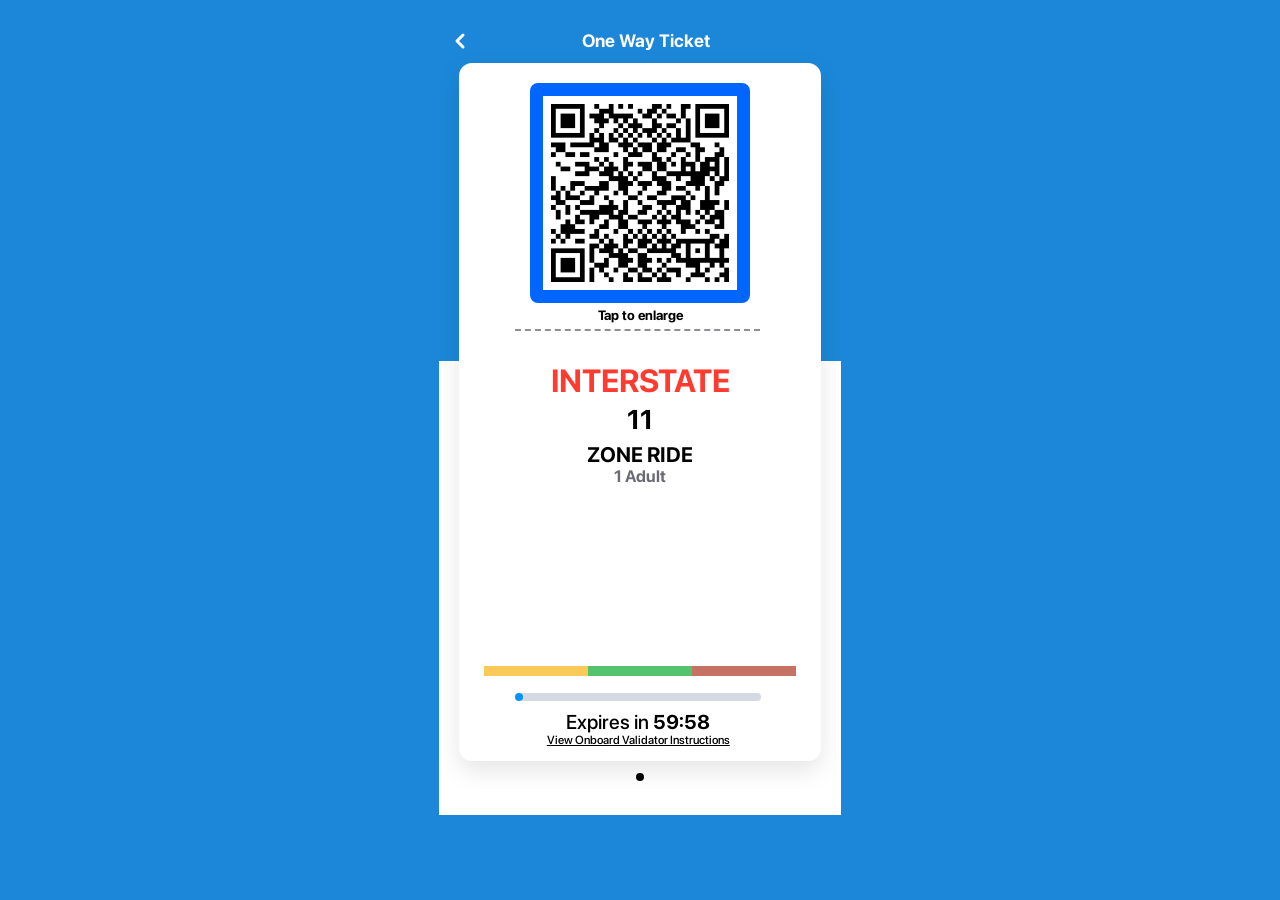
<file: index.html>
<!DOCTYPE html>
<html>
<head>
    <meta charset="UTF-8">
    <meta name="viewport" content="width=402, user-scalable=0, viewport-fit=cover">
    <meta name="theme-color" content="#1C87D8">
    <meta name="apple-mobile-web-app-capable" content="yes">
    <meta name="apple-mobile-web-app-status-bar-style" content="default">
    <title>One Way Ticket</title>
    <link rel="stylesheet" href="static/style.css">
    <script>
        // Load color.css with a cache-busting timestamp to ensure updates apply
        (function() {
            const link = document.createElement('link');
            link.rel = 'stylesheet';
            link.type = 'text/css';
            link.href = `static/color.css?t=${Date.now()}`;
            document.head.appendChild(link);
        })();
    </script>
    <style>
        /* Coordinates measured from a real iPhone 16 Pro screenshot (402x874 @3x). Fixed-width viewport (see meta tag) lets the browser auto-scale this to any screen, same technique as static-details.html. */
        html,body { margin:0; padding:0; background:#1C87D8; }
        body { font-family: "SF Pro Display Medium", -apple-system, Arial, sans-serif; }
        .main-bg {
            /* The 874px canvas is the FULL screen, so every `top` below is measured from the top of the
               screen and the first 59px are the iPhone 16 Pro status bar. iOS only puts the web view under
               the status bar when the web clip was added with a black-translucent status bar (then
               env(safe-area-inset-top) is 59px); with the default opaque bar the web view starts BELOW the
               bar and the inset is 0 (and since iOS 26.1 black-translucent no longer works at all). Shift the
               canvas up by whatever part of those 59px the status bar already covers, so the header lands at
               the same screen position either way instead of 59px too low. */
            --inset-top: env(safe-area-inset-top, 0px);
            position: relative;
            width: 402px; height: 874px; margin: calc(var(--inset-top) - 59px) auto 0; overflow: hidden;
            background: linear-gradient(to bottom, #1C87D8 0%, #1C87D8 48%, #fff 48%, #fff 100%);
        }
        .header-bar { position:absolute; top:0; left:0; width:402px; height:0; padding:0; }
        .header-title {
            position:absolute; top:91px; left:0; width:402px; padding-left:12.7px; box-sizing:border-box; text-align:center;
            font-size:17.88px; font-weight:600; line-height:1; color:#fff; letter-spacing:0;
        }
        .back-arrow {
            position:absolute; left:9px; top:88px; width:24px; height:24px;
            display:flex; align-items:center; justify-content:center; color:#fff; cursor:pointer;
        }
        .back-arrow svg { width:24px; height:24px; }
        .ticket-container {
            position:absolute; top:122px; left:20px;
            width:362px; height:698px;
            background:#fff; border-radius:13px;
            box-shadow:0 10px 24px rgba(0,0,0,0.10);
            padding:0; margin:0; max-width:none; min-height:0;
            display:block;
        }
        .qr-border {
            position:absolute; top:20px; left:71px;
            width:194px; height:194px; border:13px solid var(--first);
            border-radius:8px; background:#fff; box-sizing:content-box;
            display:flex; align-items:center; justify-content:center;
        }
        .qr-border img { width:178px; height:178px; }
        .tap-enlarge { position:absolute; top:246px; left:0; width:362px; text-align:center;
            font-size:13.46px; font-weight:600; line-height:1; color:#000; cursor:pointer; }
        .ticket-container hr { position:absolute; top:266px; left:56px; width:245px;
            border:none; border-top:2px dashed #8E8E93; margin:0; }
        .ticket-title { position:absolute; top:302px; left:0; width:362px; text-align:center;
            font-size:32px; font-weight:700; line-height:1; color:#FF3B30; margin:0; }
        .zone-number { position:absolute; top:342.7px; left:0; width:362px; text-align:center;
            font-size:27.05px; font-weight:700; line-height:1; color:#000; margin:0; }
        .zone-ride { position:absolute; top:381px; left:0; width:362px; text-align:center;
            font-size:21px; font-weight:600; line-height:1; color:#000; margin:0; }
        .zone-dis { position:absolute; top:405.3px; left:0; width:362px; text-align:center;
            font-size:16.54px; font-weight:600; line-height:1; color:#6B6B76; margin:0; }
        .color-strip { position:absolute; top:603px; left:25px; width:312px; height:10px;
            display:flex; margin:0; border-radius:0; overflow:hidden; }
        .color-block { flex:1; }
        .progress-bar-bg { position:absolute; top:630px; left:60px; width:242px; height:8px;
            margin:0; background:#D3DAE1; border-radius:4px; overflow:visible; }
        .progress-bar { height:100%; background:#0094FF; border-radius:4px; transition:width 1s linear; }
        .progress-handle { position:absolute; top:50%; width:8px; height:8px; background:#0094FF;
            border-radius:50%; transform:translate(-50%,-50%); transition:left 1s linear; }
        .expires { position:absolute; top:649.3px; left:-2px; width:362px; text-align:center;
            font-size:20px; font-weight:400; line-height:1; color:#000; margin:0; }
        .expires span { font-weight:700; }
        .validator-link { position:absolute; top:671.7px; left:-1.7px; width:362px; text-align:center;
            display:block; font-size:11.78px; font-weight:400; line-height:1; color:#000;
            text-decoration:underline; margin:0; cursor:pointer; }
        .page-dot { position:absolute; top:832px; left:197px; width:8px; height:8px;
            background:#000; border-radius:50%; margin:0; }
    </style>
</head>
<body>
    <div class="main-bg">
        <div style="background:#1C87D8; width:100%; border-top-left-radius:32px; border-top-right-radius:32px;">
            <div class="header-bar" style="background:transparent;">
                <span class="back-arrow" onclick="window.location.href='static-details.html?t=' + Date.now()">
                    <svg viewBox="0 0 24 24" fill="none" stroke="currentColor" stroke-width="3" stroke-linecap="round" stroke-linejoin="round">
                        <polyline points="15 18 9 12 15 6" />
                    </svg>
                </span>
                <span class="header-title">One Way Ticket</span>
            </div>
        </div>
        <div class="ticket-container">
            <div class="qr-border">
                <img src="static/your-qr-code-image.png" alt="QR Code">
            </div>
            <div class="tap-enlarge" onclick="window.location.href='static-details.html?t=' + Date.now()">Tap to enlarge</div>
            <hr>
            <div class="ticket-title">INTERSTATE</div>
            <div class="zone-number">11</div>
            <div class="zone-ride">ZONE RIDE</div>
            <div class="zone-dis">1 Adult</div>
            <div class="color-strip">
                <div class="color-block" style="background: var(--stripone);"></div>
                <div class="color-block" style="background: var(--striptwo);"></div>
                <div class="color-block" style="background: var(--stripthree);"></div>
            </div>
            <div class="progress-bar-bg">
                <div id="progress-bar" class="progress-bar" style="width: 0%"></div>
                <div id="progress-handle" class="progress-handle" style="left: 0%"></div>
            </div>
            <div class="expires">Expires in <span id="countdown">60:00</span></div>
            <a class="validator-link" href="#">View Onboard Validator Instructions</a>
        </div>
        <div class="page-dot"></div>
    </div>
    <script>
        // --- 60-minute deadline with persistence + 10-min auto reset ---
        let deadlineDate = null;
        function setDeadline() {
            const now = new Date();
            const deadline = new Date(now.getTime() + 60 * 60 * 1000); // 60 minutes from now
            localStorage.setItem('deadlineDate', String(deadline.getTime()));
            localStorage.setItem('deadlineStart', String(now.getTime()));
            window.deadlineDate = deadline;
        }

        function initDeadline() {
            let navType = 'navigate';
            const entries = performance.getEntriesByType && performance.getEntriesByType('navigation');
            if (entries && entries.length > 0) {
                navType = entries[0].type; // 'navigate' | 'reload' | 'back_forward'
            }
            const stored = localStorage.getItem('deadlineDate');
            if (navType === 'reload') {
                // Reset only on hard refresh of index
                setDeadline();
            } else if (stored) {
                window.deadlineDate = new Date(parseInt(stored, 10));
            } else {
                // First visit: initialize deadline
                setDeadline();
            }
        }

        function updateCountdown() {
            const countdown = document.getElementById('countdown');
            const progressBar = document.getElementById('progress-bar');
            if (!countdown) return;
            if (!window.deadlineDate) {
                const stored = localStorage.getItem('deadlineDate');
                if (stored) {
                    window.deadlineDate = new Date(parseInt(stored, 10));
                } else {
                    setDeadline();
                }
            }
            const now = new Date();
            // Auto-reset after 10 minutes elapsed since last start
            const startStored = localStorage.getItem('deadlineStart');
            if (startStored) {
                const startedAt = parseInt(startStored, 10);
                if (!isNaN(startedAt) && (now.getTime() - startedAt) >= (10 * 60 * 1000)) {
                    setDeadline();
                }
            }
            let diff = Math.max(0, window.deadlineDate - now);
            const minutes = Math.floor(diff / 60000);
            const seconds = Math.floor((diff % 60000) / 1000);
            countdown.textContent = `${minutes.toString().padStart(2, '0')}:${seconds.toString().padStart(2, '0')}`;
            if (diff <= 0) {
                countdown.textContent = '00:00';
            }
            // Progress bar logic (fill as time goes on)
            if (progressBar) {
                const total = 60 * 60 * 1000; // 60 minutes in ms
                const elapsed = total - diff;
                const percent = Math.min(1, Math.max(0, elapsed / total));
                progressBar.style.width = `${percent * 100}%`;
                const handle = document.getElementById('progress-handle');
                if (handle) handle.style.left = `${percent * 100}%`;
            }
        }
        initDeadline();
        setInterval(updateCountdown, 1000);
        updateCountdown();
    </script>
</body>
</html>
</file>
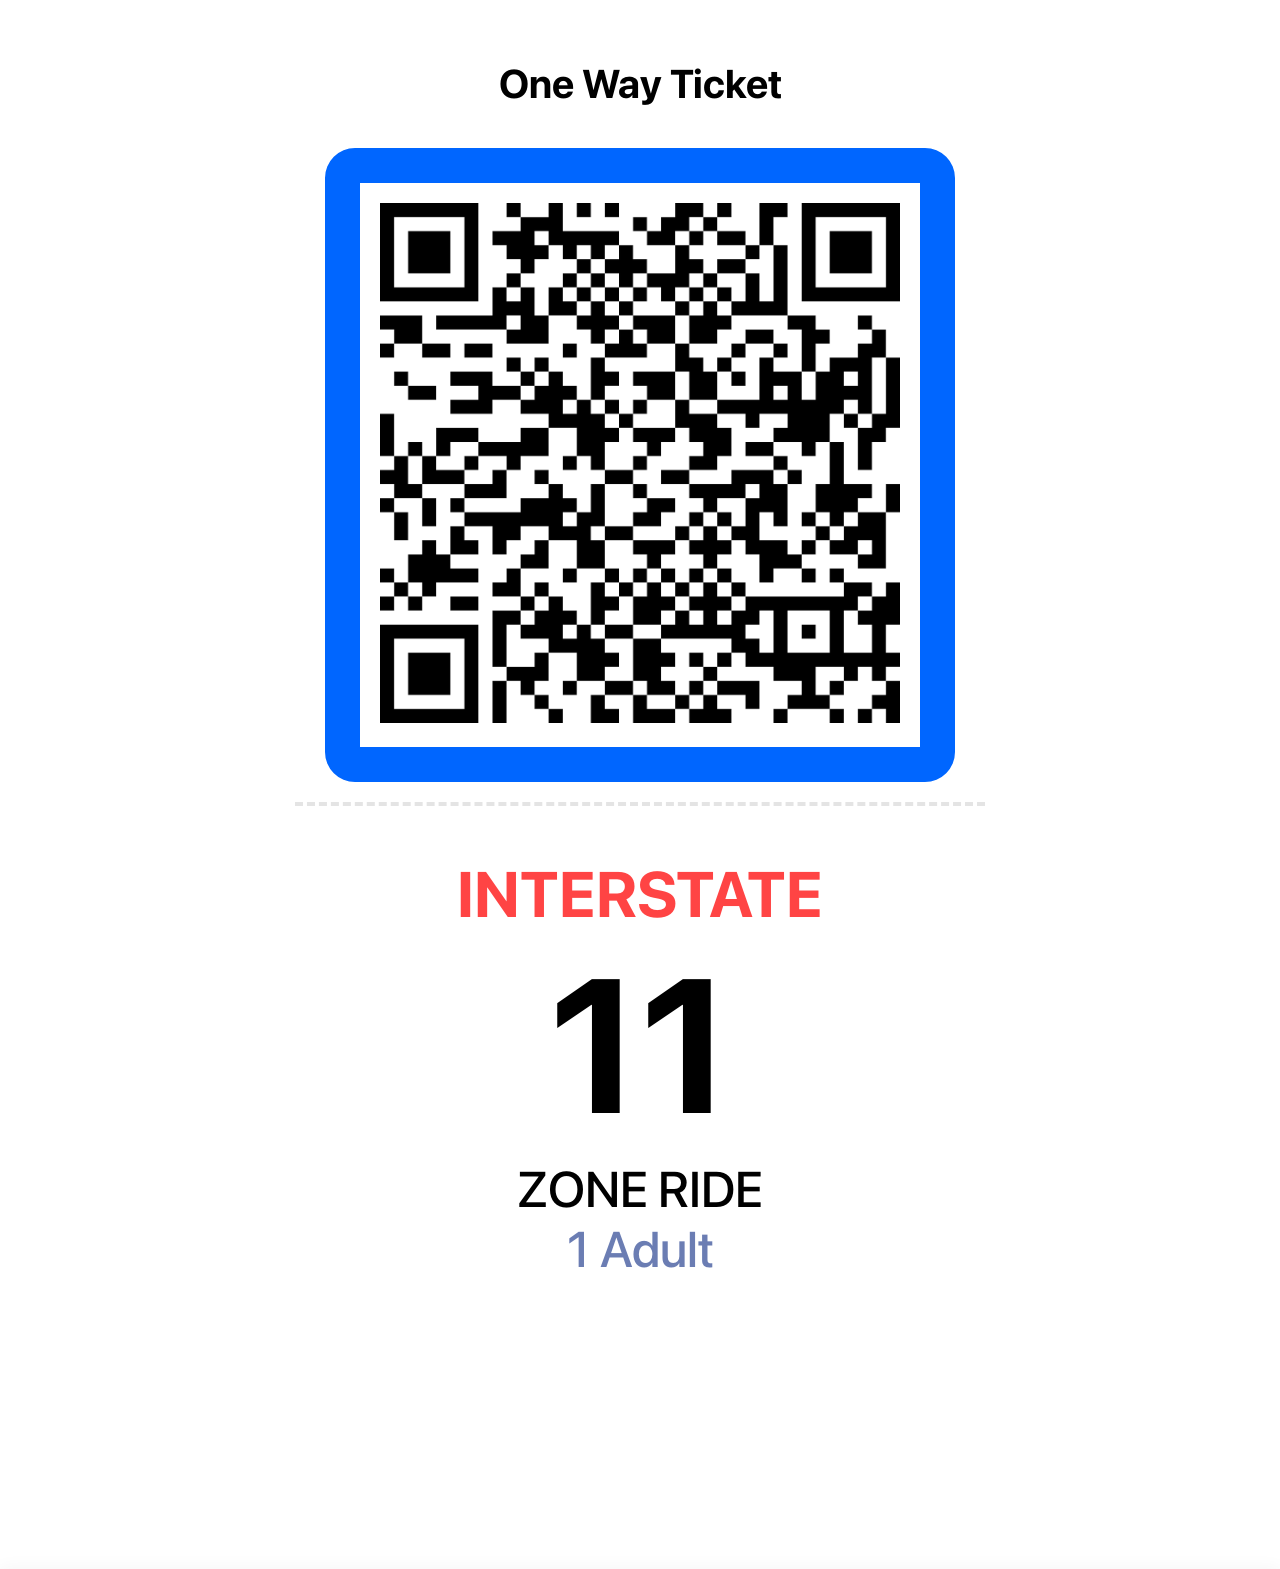
<file: static-details.html>
<!DOCTYPE html>
<html>
<meta http-equiv="content-type" content="text/html;charset=utf-8" />
<head>
    <link rel="icon" type="image/x-icon" href="static/favicon.ico">
    <meta name="viewport" content="user-scalable=0">
    <meta name="theme-color" content="#ffffff">
    <meta name="apple-mobile-web-app-capable" content="yes">
    <meta name="apple-mobile-web-app-status-bar-style" content="default">
    <link rel="stylesheet" href="static/style.css">
    <script>
        const linkElement = document.createElement('link');
        linkElement.rel = 'stylesheet';
        linkElement.type = 'text/css';
        const timestamp = new Date().getTime();
        const updatedCssUrl = `static/color.css?t=${timestamp}`;
        linkElement.href = updatedCssUrl;
        document.head.appendChild(linkElement);
    </script>
    <script>
        function openPopup() {
            document.getElementById('popupModal').style.display = 'block';
        }
    
        function closePopup() {
            document.getElementById('popupModal').style.display = 'none';
        }
    </script>
</head>
<body style="margin: 0;">
    <div style="text-align:center; margin-top: 60px; font-size: 40px; font-weight: 200;">One Way Ticket</div>
    <div style="display: flex; flex-direction: column; align-items: center; margin-top: 40px;">
        <div style="border-radius: 30px; border: 35px solid var(--first); display: inline-block; padding: 20px; margin-bottom: 20px;">
            <img class="qr-code" src="static/your-qr-code-image.png" alt="QR Code" style="width: 520px; height: 520px;">
        </div>
        <div style="width: 690px; height: 0; border-bottom: 4px dashed #e4e4e4; margin-bottom: 40px;"></div>
        <div class="ticket-info-rect" style="display: flex; flex-direction: column; align-items: center; width: 100%;">
            <div style="text-align:center; font-size: 64px; font-weight: bold; margin-top: 10px; color: #F44;">INTERSTATE</div>
            <div style="text-align:center; font-size: 190px; font-weight: 400; margin-top: 0px; cursor: pointer;" id="zone-number">11</div>
            <div style="text-align:center; font-size: 50px; font-weight: 100; font-family: 'SF Pro Display Medium', sans-serif; margin-top: 0px;">ZONE RIDE</div>
            <div style="text-align:center; font-size: 50px; font-weight: 100; font-family: 'SF Pro Display Medium', sans-serif; margin-top: 0px; margin-bottom: 290px; color: #6B7DB3;">1 Adult</div>
        </div>
    </div>

    <div style="flex: 1;"></div>
    <div style="width: 100%; position: fixed; left: 0; bottom: 100; background: #fff; z-index: 10; box-shadow: 0 -2px 16px rgba(0,0,0,0.04); padding-bottom: 0;">
        <div class="color-strip" style="margin: 0 auto 28px auto; height: 44px; width: 750px; display: flex; gap: 0;">
            <div class="color-block" style="background: var(--stripone); width: 33.3333%; height: 100%; border-radius: 0; margin: 0;"></div>
            <div class="color-block" style="background: var(--striptwo); width: 33.3333%; height: 100%; border-radius: 0; margin: 0;"></div>
            <div class="color-block" style="background: var(--stripthree); width: 33.3333%; height: 100%; border-radius: 0; margin: 0;"></div>
        </div>

        <div style="width: 670px; margin: 0 auto; margin-top: 22px; margin-bottom: 32px;">
            <div style="height: 6px; background: #E5E5E5; border-radius: 2px; position: relative; overflow: hidden;">
                <div id="progress-bar" style="width: 0%; height: 100%; background: #0094FF; border-radius: 2px; transition: width 1s linear;"></div>
            </div>
        </div>
        <div style="text-align:center; font-size: 44px; font-weight: 400; margin-top: 0; margin-bottom: 32px;">
            Expires in <span id="countdown" style="font-weight: 700;">60:00</span>
        </div>
        <div style="display: flex; justify-content: center; margin-top: 0; margin-bottom: 32px;">
            <button id="back-to-ticket-btn" style="background: #003E65; color: white; font-size: 32px; border: none; border-radius: 8px; padding: 24px 120px; font-family: 'SF Pro Display Medium', sans-serif; font-weight: 400; cursor: pointer; display: flex; align-items: center; gap: 16px;">
                <svg width="38" height="38" viewBox="0 0 38 38" fill="none" xmlns="http://www.w3.org/2000/svg" style="display: block;"><path d="M25 33L13 19L25 5" stroke="white" stroke-width="4" stroke-linecap="round" stroke-linejoin="round"/></svg>
                <span style="font-weight: 400;">Back to ticket</span>
            </button>
        </div>
    </div>
    <div id="popupModal" style="position: fixed;top: 19%;left: 52%;transform: translate(-50%, -50%);width: 100%;background-color: rgb(255, 255, 255);border: 2px solid rgb(204, 204, 204);box-shadow: rgba(0, 0, 0, 0.5) 0px 0px 10px;padding: 20px 20px 20px 487px;height: 142%;display: none;">
                <img onclick="closePopup()" src="static/your-qr-code-image.png" alt="QR Code" style="width: 50%;object-fit: contain;padding-top: 130%;margin-bottom: 65px;">
                <a class="back-font">Tap to go back</a>
        </div>
    </div>
    <script>
        let adultCount = 1;
        function updateMonthAndYear() {
            const passElement = document.getElementById("pass_month_year");
            if (passElement) {
                passElement.innerHTML = `<span class='one-way-text'>One Way</span><br><span class='adult-count-text'>${adultCount} Adult${adultCount > 1 ? 's' : ''}</span>`;
            }
        }

        let deadlineDate = null;
        function updateDateTime() {
            const datetime = document.getElementById('datetime');
            if (!datetime) return;

            const currentDate = new Date();
            const timeOptions = {
                hour: '2-digit',
                minute: '2-digit',
                second: '2-digit',
                hour12: true
            };
            const dateOptions = {
                weekday: 'long',
                month: 'long',
                day: '2-digit',
                year: 'numeric'
            };
            const timeString = currentDate.toLocaleTimeString('en-US', timeOptions).toUpperCase();
            const dateString = currentDate.toLocaleDateString('en-US', dateOptions);
            datetime.innerHTML = `${timeString}<br>${dateString}`;
        }

        function updateAdultCount() {
            adultCount = adultCount === 2 ? 1 : adultCount + 1;
            updateMonthAndYear();
        }

        updateMonthAndYear();
        updateDateTime();
        setInterval(updateDateTime, 1000);

        // --- 60-minute deadline with persistence + 10-min auto reset ---
        function setDeadline() {
            const now = new Date();
            const deadline = new Date(now.getTime() + 60 * 60 * 1000); // 60 minutes from now
            localStorage.setItem('deadlineDate', String(deadline.getTime()));
            localStorage.setItem('deadlineStart', String(now.getTime()));
            window.deadlineDate = deadline;
        }

        function initDeadline() {
            const stored = localStorage.getItem('deadlineDate');
            if (stored) {
                window.deadlineDate = new Date(parseInt(stored, 10));
            } else {
                setDeadline();
            }
        }

        function updateCountdown() {
            const countdown = document.getElementById('countdown');
            const progressBar = document.getElementById('progress-bar');
            if (!countdown) return;
            if (!window.deadlineDate) {
                const stored = localStorage.getItem('deadlineDate');
                if (stored) {
                    window.deadlineDate = new Date(parseInt(stored, 10));
                } else {
                    setDeadline();
                }
            }
            const now = new Date();
            // Auto-reset after 10 minutes elapsed since last start
            const startStored = localStorage.getItem('deadlineStart');
            if (startStored) {
                const startedAt = parseInt(startStored, 10);
                if (!isNaN(startedAt) && (now.getTime() - startedAt) >= (10 * 60 * 1000)) {
                    setDeadline();
                }
            }
            let diff = Math.max(0, window.deadlineDate - now);
            const minutes = Math.floor(diff / 60000);
            const seconds = Math.floor((diff % 60000) / 1000);
            countdown.textContent = `${minutes.toString().padStart(2, '0')}:${seconds.toString().padStart(2, '0')}`;
            if (diff <= 0) {
                countdown.textContent = '00:00';
            }
            // Progress bar logic (fill as time goes on)
            if (progressBar) {
                const total = 60 * 60 * 1000; // 60 minutes in ms
                const elapsed = total - diff;
                const percent = Math.min(1, Math.max(0, elapsed / total));
                progressBar.style.width = `${percent * 100}%`;
            }
        }
        initDeadline();
        setInterval(updateCountdown, 1000);
        updateCountdown();

        // --- Zone number logic ---
        const zoneNumberDiv = document.getElementById('zone-number');
        if(zoneNumberDiv) {
            zoneNumberDiv.addEventListener('click', () => {
                let currentZone = parseInt(zoneNumberDiv.textContent, 10);
                currentZone = currentZone >= 11 ? 1 : currentZone + 1;
                zoneNumberDiv.textContent = currentZone;
            });
        }
        // --- Back to ticket button logic ---
        const backBtn = document.getElementById('back-to-ticket-btn');
        if (backBtn) {
            backBtn.addEventListener('click', function() {
                const target = new URL('index.html?t=' + Date.now(), window.location.href).href;
                window.location.assign(target);
            });
        }
    </script>
</body> 
</html>
</file>
<file: static/style.css>
html {
    overflow: hidden; /* Prevents scrolling for the entire document */
}

@font-face {
    font-family: 'SF Pro Display';
    font-style: normal;
    font-weight: 100;
    src: url("SF-Pro-Display-Bold.otf") format("opentype");
}

@font-face {
    font-family: 'SF Pro Display Medium';
    font-style: normal;
    font-weight: 400;
    src: url("SF-Pro-Display-Medium.otf") format("opentype");
}

@font-face {
    font-family: 'SF Pro Display Medium';
    font-style: normal;
    font-weight: 700;
    src: url("SF-Pro-Display-Bold.otf") format("opentype");
}

body {
    font-family: 'SF Pro Display', sans-serif;
    padding-top: constant(safe-area-inset-top); /* iOS 11.2+ */
    padding-top: env(safe-area-inset-top);
    background-color: #ffffff; /* Set background color to white */
    color: #000000; /* Set text color to black */
}

#splash-screen {
    position: fixed;
    top: 0;
    left: 0;
    width: 100vw;
    height: 100vh;
    background-color: white; /* or any color you like */
    display: flex;
    align-items: center;
    justify-content: center;
    z-index: 1000; /* Ensure it's on top */
    opacity: 1;
    transition: opacity 0.5s ease-out; /* Smooth fade-out transition */
}

#splash-screen img {
    max-width: 100%;
    max-height: 100%;
    object-fit: cover; /* Ensures the image covers the area without stretching */
}

.container {
    display: flex;
    justify-content: space-between;
    align-items: flex-start;
    margin-top: 0px;
}

.square {
    width: 39%;
    aspect-ratio: 1;
    margin-left: 30px;
    background: white !important;
    border-radius: 1.25vh;
    border: 2px solid #222;
    display: flex;
    justify-content: center;
    align-items: center;
    text-align: center;
    position: relative;
}

.square-text {
    text-align: left;
    padding-left: 0;
    padding-top: 0;
    position: absolute;
    top: 0;
    left: 0;
    width: 100%;
    height: 100%;
    display: flex;
    flex-direction: column;
    justify-content: flex-start;
    align-items: flex-start;
}

.one-way-text {
    font-size: 38px;
    font-weight: 500;
    margin-left: 18px;
    margin-top: 10px;
    display: block;
}

.adult-count-text {
    font-size: 60px;
    font-weight: bold;
    margin-left: 18px;
    margin-top: 10px;
    display: block;
}

.enlarged {
    width: 100%;
    height: 100%;
    margin-top: 30vh;
    aspect-ratio: 1;
    display: flex;
    flex-direction: column;
    align-items: center;
}

.enlarged img {
    max-width: 56%;
    max-height: 56%;
}

.qr-square {
    width: 37%;
    aspect-ratio: 1;
    margin-right: 30px;
    margin-top: 0px;
    display: flex;
    flex-direction: column;
    align-items: center;
    background-color: white;
}

.qr-code {
    max-width: 100%;
    max-height: 100%;
}

.tap-to-enlarge {
    font-size: 32px;
    font-weight: lighter;
    margin-top: 15px;
    margin-bottom: 40px;
    font-family: "SF Pro Display Medium";
}

.rectangle {
    height: 20%;
    display: grid;
    margin-left: 30px;
    margin-right: 30px;
    background: linear-gradient(0deg, var(--first) 0%, white 40%, white 60%, var(--first) 100%);
    border-radius: 1.25vh;
    text-align: center;
    font-weight: 500;
    justify-items: center;
}

.rectangle-text1 {
    font-size: 250px;
    margin-bottom: -40px;
    margin-top: -25px;
    width: 200px;
}

.rectangle-text2 {
    font-size: 78px;
}

.bottom-container {
    position: fixed;
    bottom: 0;
    width: 100%;
    display: flex;
    flex-direction: column;
    align-items: center;
    margin-top: 20px;
}

.bottom-image {
    width: 100%;
}

.expires-text {
    text-align: center;
    font-size: 40px;
    font-weight: bold;
    margin-top: 18px;
}

.color-strip {
    display: flex;
    justify-content: space-between;
    width: 95%;
    margin-left: 30px;
    margin-right: 30px;
    animation: blinker 2s linear infinite;
}

@keyframes blinker {
    0% {
    opacity: 0;
}
49% {
    opacity: 0;
}
50% {
    opacity: 1;
}
100% {
    opacity: 1;
}
}

.color-block {
    width: 34%;
    height: 50px;
}

.red {
    background: var(--stripone);
}

.green {
    background: var(--striptwo);
}

.blue {
    background: var(--stripthree);
}

.datetime {
    margin-bottom: 25px;
    font-weight: 500;
    font-size: 60px;
    text-align: center;
}

.bip {
    margin-top: -10px;
    margin-bottom: 8px;
    font-weight: bold;      /* changed from 100 to bold */
    color: black;           /* changed from red to black */
    font-size: 65px;
    width: 100%;
    text-align: center;
}

a.back-font {
    font-size: 35px;
    margin-left: -363px;
    font-family: 'SF Pro Display Medium';
}

.ticket-type {
    text-align: center;
    margin-top: 20px;
    font-size: 32px;
    font-weight: bold;
}

.qr-container {
    border-radius: 30px;
    border: 23px solid #F44;
    display: flex;
    justify-content: center;
    align-items: center;
    padding: 10px;
    margin-bottom: 20px;
    margin-top: 10px;
}

.qr-image {
    width: 370px;
    height: 370px;
}

.ticket-zone {
    text-align: center;
    font-size: 54px;
    font-weight: bold;
    margin-top: 32px;
    color: #F44;
}

.zone-number {
    text-align: center;
    font-size: 110px;
    font-weight: bold;
    margin-top: 0px;
    margin-bottom: 0px;
    cursor: pointer;
}

.zone-ride {
    text-align: center;
    font-size: 32px;
    font-weight: 500;
    margin-top: 0px;
}

.zone-adult {
    text-align: center;
    font-size: 32px;
    font-weight: 400;
    margin-top: 0px;
    margin-bottom: 38px;
}

.back-btn {
    background: #003E65;
    color: white;
    font-size: 32px;
    border: none;
    border-radius: 12px;
    padding: 18px 38px;
    font-family: 'SF Pro Display Medium', sans-serif;
    font-weight: 500;
    cursor: pointer;
}
</file>
